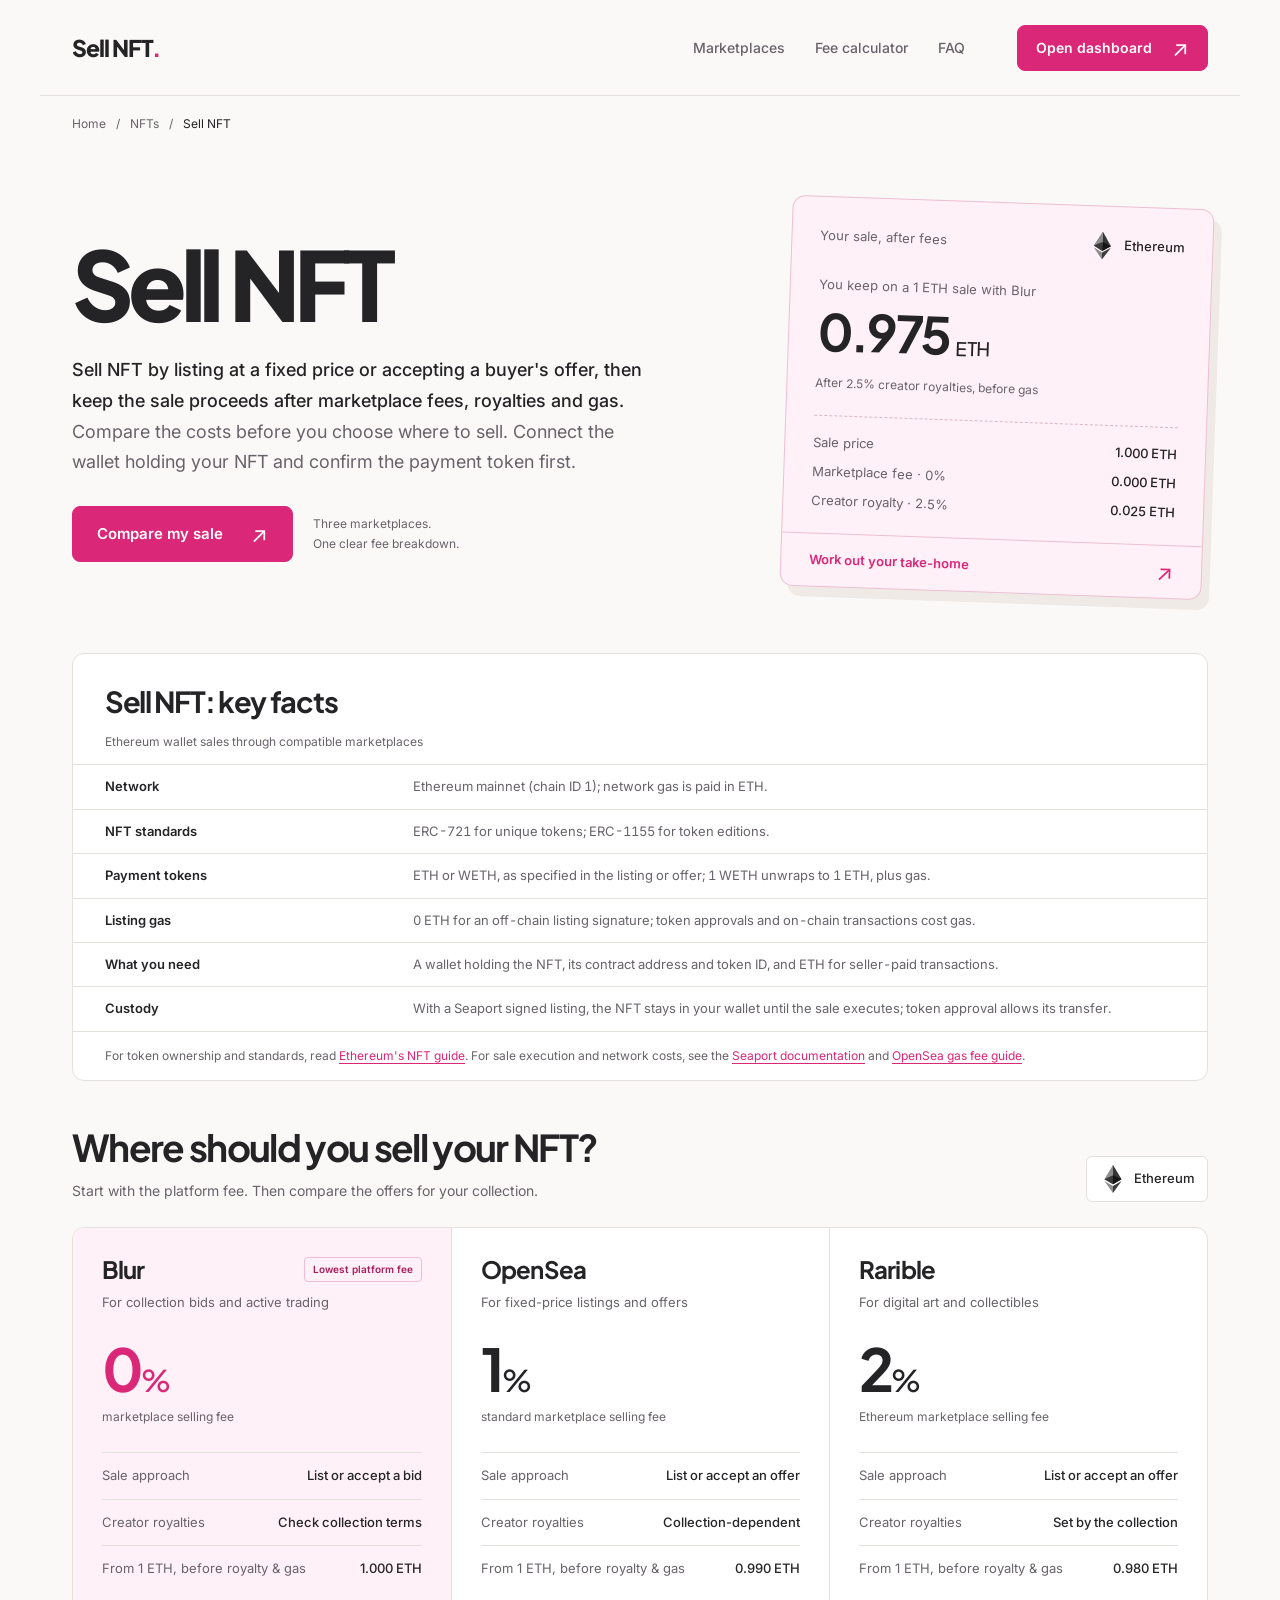
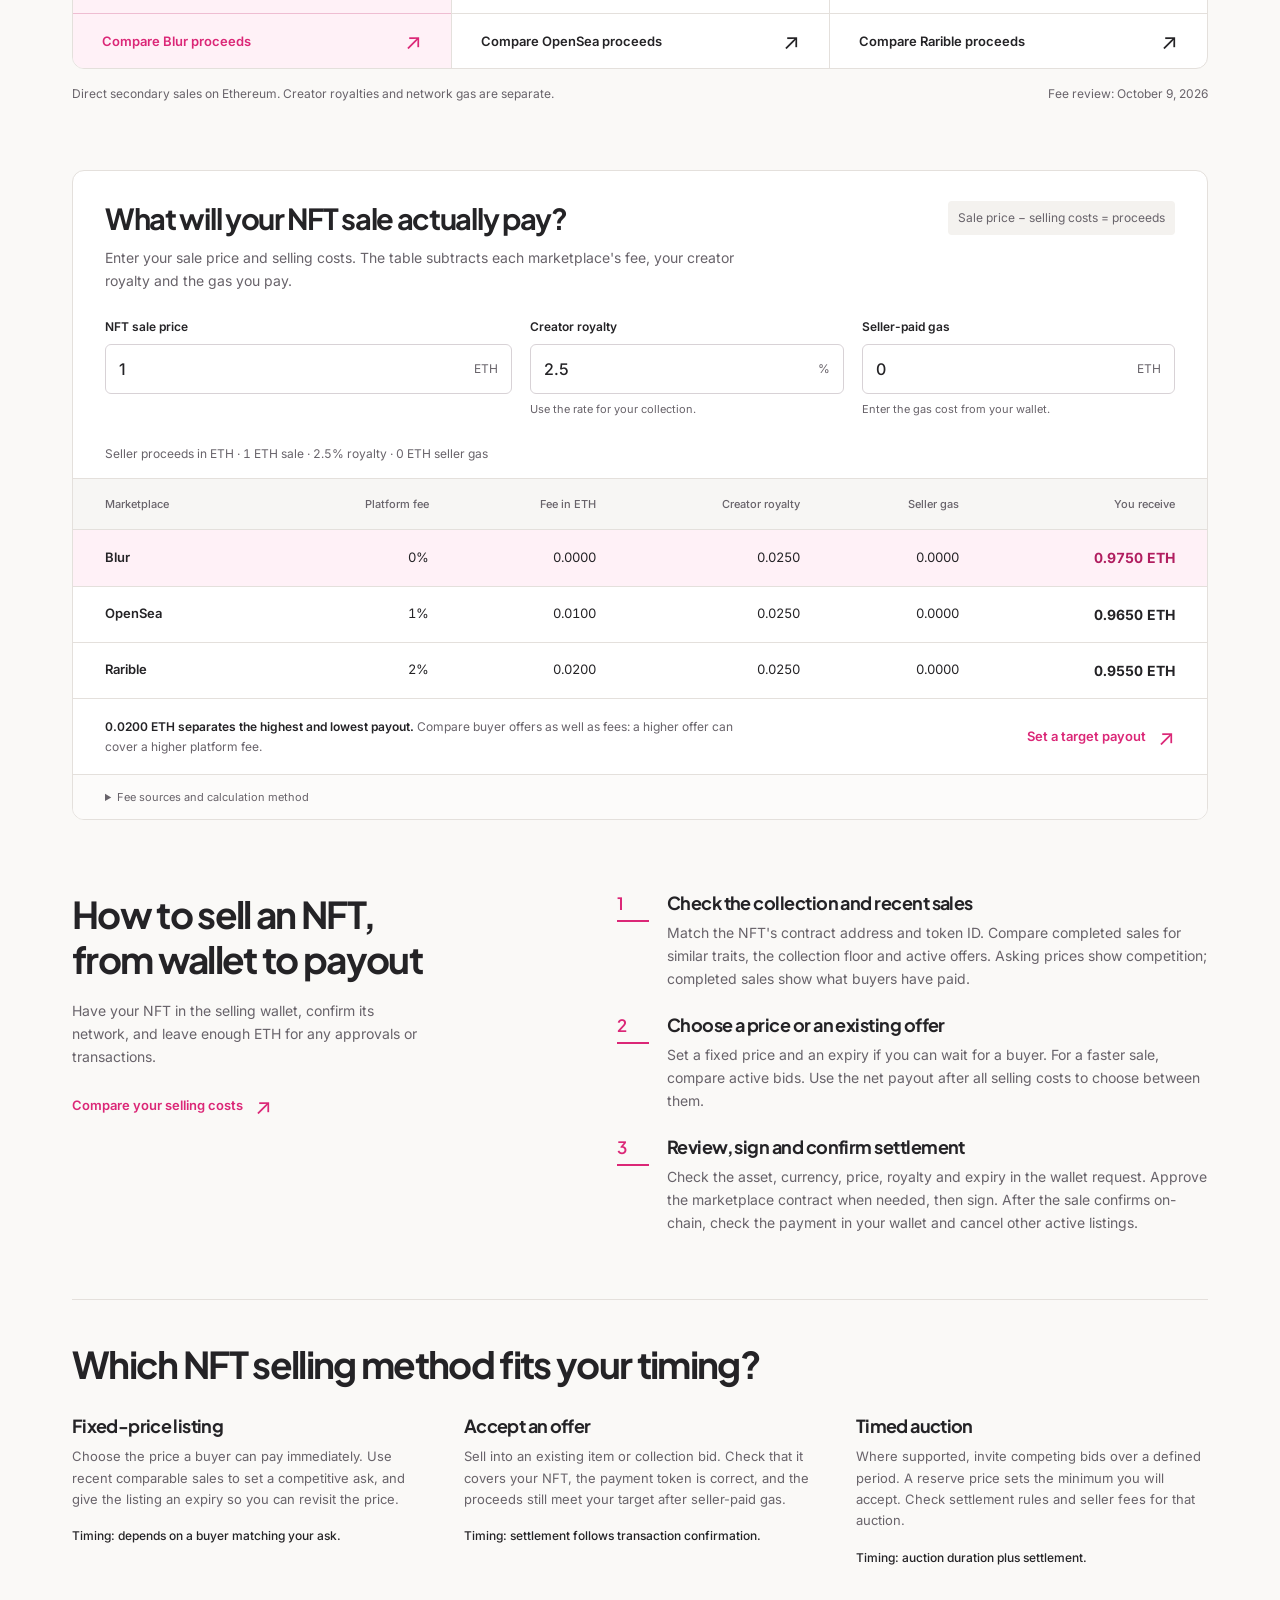
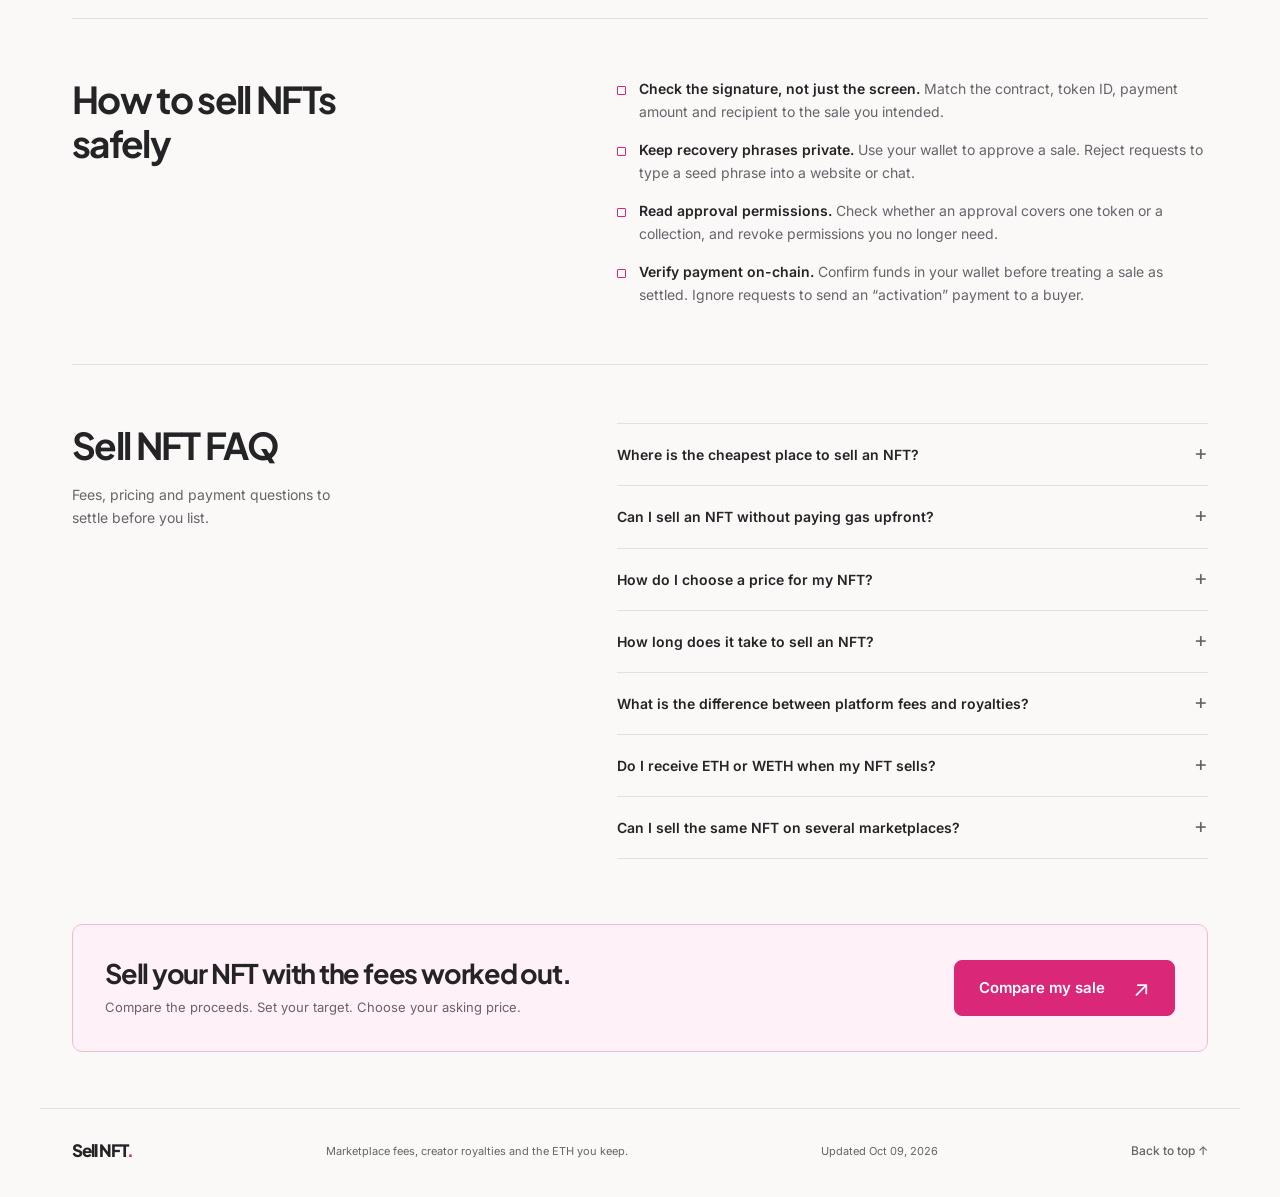
<file: index.html>
<!doctype html>
<html lang="en">
<head>
<meta charset="utf-8">
<meta name="viewport" content="width=device-width, initial-scale=1">
<title>Sell NFT — Compare Marketplace Fees &amp; Keep More ETH</title>
<meta name="description" content="Sell NFT with a clear view of your payout. Compare Blur, OpenSea and Rarible fees, calculate proceeds after royalties and gas, and choose how to sell.">
<meta name="robots" content="index,follow,max-image-preview:large">
<meta name="theme-color" content="#faf9f7">
<link rel="canonical" href="https://sell-nft.github.io/">
<link rel="icon" href="favicon.svg" type="image/svg+xml">
<link rel="apple-touch-icon" href="apple-touch-icon.png">
<meta property="og:type" content="website">
<meta property="og:locale" content="en_US">
<meta property="og:title" content="Sell NFT — Compare Marketplace Fees &amp; Keep More ETH">
<meta property="og:description" content="Compare NFT selling fees in one place. See what you keep after marketplace fees, creator royalties and gas.">
<meta property="og:url" content="https://sell-nft.github.io/">
<meta property="og:site_name" content="Sell NFT">
<meta property="og:image" content="https://sell-nft.github.io/og.png">
<meta property="og:image:width" content="1200">
<meta property="og:image:height" content="630">
<meta property="og:image:alt" content="Sell NFT marketplace fee comparison: Blur 0%, OpenSea 1%, Rarible 2% on Ethereum">
<meta name="twitter:card" content="summary_large_image">
<meta name="twitter:title" content="Sell NFT — Compare Marketplace Fees &amp; Keep More ETH">
<meta name="twitter:description" content="Compare marketplaces and calculate your NFT sale proceeds after fees, royalties and gas.">
<meta name="twitter:url" content="https://sell-nft.github.io/">
<meta name="twitter:image" content="https://sell-nft.github.io/og.png">
<meta name="twitter:image:alt" content="Sell NFT marketplace fee comparison on Ethereum">
<link rel="preconnect" href="https://fonts.googleapis.com">
<link rel="preconnect" href="https://fonts.gstatic.com" crossorigin>
<link rel="stylesheet" href="https://fonts.googleapis.com/css2?family=Inter:wght@400;500;600;700&family=Plus+Jakarta+Sans:wght@500;600;700;800&display=swap">
<link rel="stylesheet" href="assets/site.css">
<script type="application/ld+json">{"@context": "https://schema.org", "@graph": [{"@type": "WebSite", "@id": "https://sell-nft.github.io/#website", "url": "https://sell-nft.github.io/", "name": "Sell NFT", "inLanguage": "en"}, {"@type": "WebPage", "@id": "https://sell-nft.github.io/#webpage", "url": "https://sell-nft.github.io/", "name": "Sell NFT — Compare Marketplace Fees & Keep More ETH", "description": "Compare NFT marketplace selling fees and calculate proceeds after creator royalties and seller-paid gas.", "isPartOf": {"@id": "https://sell-nft.github.io/#website"}, "inLanguage": "en", "breadcrumb": {"@id": "https://sell-nft.github.io/#breadcrumb"}, "mainEntity": {"@id": "https://sell-nft.github.io/#application"}, "hasPart": {"@id": "https://sell-nft.github.io/#faq"}, "primaryImageOfPage": {"@type": "ImageObject", "url": "https://sell-nft.github.io/og.png", "width": 1200, "height": 630}, "datePublished": "2026-10-09", "dateModified": "2026-10-09"}, {"@type": "SoftwareApplication", "@id": "https://sell-nft.github.io/#application", "name": "NFT Sale Fee Calculator", "url": "https://sell-nft.github.io/", "applicationCategory": "FinanceApplication", "operatingSystem": "Any", "browserRequirements": "JavaScript-enabled web browser", "isAccessibleForFree": true, "featureList": ["Compare Ethereum NFT marketplace fees", "Calculate net sale proceeds", "Calculate an asking price from a target payout"], "offers": {"@type": "Offer", "price": "0", "priceCurrency": "USD"}}, {"@type": "BreadcrumbList", "@id": "https://sell-nft.github.io/#breadcrumb", "itemListElement": [{"@type": "ListItem", "position": 1, "name": "Home", "item": "https://sell-nft.github.io/"}, {"@type": "ListItem", "position": 2, "name": "NFTs", "item": "https://sell-nft.github.io/dashboard/"}, {"@type": "ListItem", "position": 3, "name": "Sell NFT", "item": "https://sell-nft.github.io/"}]}, {"@type": "FAQPage", "@id": "https://sell-nft.github.io/#faq", "url": "https://sell-nft.github.io/#faq", "name": "Sell NFT FAQ", "isPartOf": {"@id": "https://sell-nft.github.io/#webpage"}, "inLanguage": "en", "mainEntity": [{"@type": "Question", "name": "Where is the cheapest place to sell an NFT?", "acceptedAnswer": {"@type": "Answer", "text": "For the Ethereum marketplace fees compared here, Blur charges 0%, OpenSea normally charges 1%, and Rarible charges 2% on direct listings. Compare the final proceeds after collection royalties and gas. The highest available buyer offer can matter more than the lowest fee."}}, {"@type": "Question", "name": "Can I sell an NFT without paying gas upfront?", "acceptedAnswer": {"@type": "Answer", "text": "An off-chain listing signature can be free after the required token approval is in place. Initial approvals, accepting offers and on-chain cancellations can cost gas. On OpenSea, the buyer pays transaction gas when purchasing a fixed-price listing; the seller pays gas when accepting an offer."}}, {"@type": "Question", "name": "How do I choose a price for my NFT?", "acceptedAnswer": {"@type": "Answer", "text": "Start with recent completed sales for the same collection and similar traits. Compare the current floor and funded offers, then calculate the price needed to meet your target payout after fees. For a faster sale, evaluate bids already available for your token."}}, {"@type": "Question", "name": "How long does it take to sell an NFT?", "acceptedAnswer": {"@type": "Answer", "text": "A fixed-price listing waits for a buyer, which can take minutes, days or longer. Accepting a valid funded offer moves directly to the transaction stage. Settlement then depends on network confirmation, while an auction also includes its bidding period."}}, {"@type": "Question", "name": "What is the difference between platform fees and royalties?", "acceptedAnswer": {"@type": "Answer", "text": "A platform fee pays the marketplace for the sale. A creator royalty directs part of the sale price to the collection's creator. Each is calculated separately from the price. Network gas pays for blockchain transactions and is an additional cost."}}, {"@type": "Question", "name": "Do I receive ETH or WETH when my NFT sells?", "acceptedAnswer": {"@type": "Answer", "text": "The listing or offer specifies the payment token. An ETH-denominated fixed-price purchase pays in ETH, while Ethereum offers often use WETH, the wrapped form of ETH. Check the token before accepting. Unwrapping WETH to ETH is a separate transaction with a gas cost."}}, {"@type": "Question", "name": "Can I sell the same NFT on several marketplaces?", "acceptedAnswer": {"@type": "Answer", "text": "You can create listings on multiple compatible marketplaces while holding the NFT. Once it sells, review and cancel any remaining active orders. An unexpired signed order may become fillable again if the NFT returns to your wallet and its approval remains active."}}]}]}</script>
</head>
<body>
<header class="c0c6b17 c103791">
  <div class="c79bef4">Sell NFT<span>.</span></div>
  <nav aria-label="Page sections"><button type="button" data-section="marketplaces">Marketplaces</button><button type="button" data-section="fees">Fee calculator</button><button type="button" data-section="faq">FAQ</button></nav>
  <a class="c88e768 c61592d" href="dashboard/">Open dashboard <span class="ca5efef" aria-hidden="true">↗</span></a>
</header>
<main class="c0c6b17">
  <nav id="seo-breadcrumb" aria-label="Breadcrumb"><a href="/">Home</a><span aria-hidden="true">/</span><a href="dashboard/">NFTs</a><span aria-hidden="true">/</span><span aria-current="page">Sell NFT</span></nav>
  <section class="c8b071c" aria-labelledby="hero-title">
    <div>
      <h1 id="hero-title">Sell NFT</h1>
      <p class="c377943"><strong>Sell NFT by listing at a fixed price or accepting a buyer's offer, then keep the sale proceeds after marketplace fees, royalties and gas.</strong> Compare the costs before you choose where to sell. Connect the wallet holding your NFT and confirm the payment token first.</p>
      <div class="c43707f"><a class="c88e768" href="dashboard/">Compare my sale <span class="ca5efef" aria-hidden="true">↗</span></a><span class="cd48691">Three marketplaces.<br>One clear fee breakdown.</span></div>
    </div>
    <a class="cdb22ac" href="dashboard/" aria-label="Compare your NFT sale in the dashboard">
      <div class="cce1f20"><span>Your sale, after fees</span><span class="c12f1b6"><img src="assets/tokens/eth.svg" width="28" height="28" alt=""> Ethereum</span></div>
      <span class="c9a87de">You keep on a 1 ETH sale with Blur</span>
      <span class="ce9d05a">0.975 <small>ETH</small></span>
      <span class="cd11e1e">After 2.5% creator royalties, before gas</span>
      <dl><div><dt>Sale price</dt><dd>1.000 ETH</dd></div><div><dt>Marketplace fee · 0%</dt><dd>0.000 ETH</dd></div><div><dt>Creator royalty · 2.5%</dt><dd>0.025 ETH</dd></div></dl>
      <span class="ca1d7fc">Work out your take-home <span class="ca5efef" aria-hidden="true">↗</span></span>
    </a>
  </section>
  <section class="c1e7b80" id="sell-nft-facts" aria-labelledby="sell-nft-facts-title">
    <div class="c42dfe6"><h2 id="sell-nft-facts-title">Sell NFT: key facts</h2></div>
    <table>
      <caption>Ethereum wallet sales through compatible marketplaces</caption>
      <tbody>
        <tr><th scope="row">Network</th><td>Ethereum mainnet (chain ID 1); network gas is paid in ETH.</td></tr>
        <tr><th scope="row">NFT standards</th><td>ERC-721 for unique tokens; ERC-1155 for token editions.</td></tr>
        <tr><th scope="row">Payment tokens</th><td>ETH or WETH, as specified in the listing or offer; 1 WETH unwraps to 1 ETH, plus gas.</td></tr>
        <tr><th scope="row">Listing gas</th><td>0 ETH for an off-chain listing signature; token approvals and on-chain transactions cost gas.</td></tr>
        <tr><th scope="row">What you need</th><td>A wallet holding the NFT, its contract address and token ID, and ETH for seller-paid transactions.</td></tr>
        <tr><th scope="row">Custody</th><td>With a Seaport signed listing, the NFT stays in your wallet until the sale executes; token approval allows its transfer.</td></tr>
      </tbody>
    </table>
    <p id="sell-nft-sources">For token ownership and standards, read <a href="https://ethereum.org/en/nft/" rel="nofollow noopener" target="_blank">Ethereum's NFT guide</a>. For sale execution and network costs, see the <a href="https://docs.opensea.io/docs/seaport" rel="nofollow noopener" target="_blank">Seaport documentation</a> and <a href="https://support.opensea.io/en/articles/8867083-what-are-gas-fees" rel="nofollow noopener" target="_blank">OpenSea gas fee guide</a>.</p>
  </section>
  <section class="c412d47" id="marketplaces" aria-labelledby="marketplaces-title">
    <div class="c519fe9"><div><h2 id="marketplaces-title">Where should you sell your NFT?</h2><p>Start with the platform fee. Then compare the offers for your collection.</p></div><span class="c12f1b6"><img src="assets/tokens/eth.svg" alt="" width="28" height="28"> Ethereum</span></div>
    <div class="cf7ae78">
      <a class="c31d6b2 ca53aa9" href="dashboard/" aria-label="Compare Blur NFT selling fees in the dashboard">
        <div class="c2d9c0e"><h3>Blur</h3><span class="ca37463">Lowest platform fee</span></div><p class="c70dee1">For collection bids and active trading</p>
        <div class="c61dcd7">0<small>%</small></div><span class="cd1f176">marketplace selling fee</span>
        <dl><div><dt>Sale approach</dt><dd>List or accept a bid</dd></div><div><dt>Creator royalties</dt><dd>Check collection terms</dd></div><div><dt>From 1 ETH, before royalty &amp; gas</dt><dd>1.000 ETH</dd></div></dl>
        <span class="cfe9cbb">Compare Blur proceeds <span class="ca5efef" aria-hidden="true">↗</span></span>
      </a>
      <a class="c31d6b2" href="dashboard/" aria-label="Compare OpenSea NFT selling fees in the dashboard">
        <div class="c2d9c0e"><h3>OpenSea</h3></div><p class="c70dee1">For fixed-price listings and offers</p>
        <div class="c61dcd7">1<small>%</small></div><span class="cd1f176">standard marketplace selling fee</span>
        <dl><div><dt>Sale approach</dt><dd>List or accept an offer</dd></div><div><dt>Creator royalties</dt><dd>Collection-dependent</dd></div><div><dt>From 1 ETH, before royalty &amp; gas</dt><dd>0.990 ETH</dd></div></dl>
        <span class="cfe9cbb">Compare OpenSea proceeds <span class="ca5efef" aria-hidden="true">↗</span></span>
      </a>
      <a class="c31d6b2" href="dashboard/" aria-label="Compare Rarible NFT selling fees in the dashboard">
        <div class="c2d9c0e"><h3>Rarible</h3></div><p class="c70dee1">For digital art and collectibles</p>
        <div class="c61dcd7">2<small>%</small></div><span class="cd1f176">Ethereum marketplace selling fee</span>
        <dl><div><dt>Sale approach</dt><dd>List or accept an offer</dd></div><div><dt>Creator royalties</dt><dd>Set by the collection</dd></div><div><dt>From 1 ETH, before royalty &amp; gas</dt><dd>0.980 ETH</dd></div></dl>
        <span class="cfe9cbb">Compare Rarible proceeds <span class="ca5efef" aria-hidden="true">↗</span></span>
      </a>
    </div>
    <div class="ce3af7e"><span>Direct secondary sales on Ethereum. Creator royalties and network gas are separate.</span><span>Fee review: October 9, 2026</span></div>
  </section>
  <section class="c1e7b80" id="fees" aria-labelledby="fees-title">
    <div class="c42dfe6"><div><h2 id="fees-title">What will your NFT sale actually pay?</h2><p>Enter your sale price and selling costs. The table subtracts each marketplace's fee, your creator royalty and the gas you pay.</p></div><span class="cd07e6c">Sale price − selling costs = proceeds</span></div>
    <form class="c26cfd3" id="fee-form">
      <div class="c9c8567"><label for="sale-price">NFT sale price</label><div class="c04e70d"><input id="sale-price" name="sale-price" type="number" min="0.000001" max="1000000000" step="any" value="1" inputmode="decimal" required><span>ETH</span></div></div>
      <div class="c9c8567"><label for="royalty">Creator royalty</label><div class="c04e70d"><input id="royalty" name="royalty" type="number" min="0" max="98" step="any" value="2.5" inputmode="decimal" required><span>%</span></div><small>Use the rate for your collection.</small></div>
      <div class="c9c8567"><label for="gas">Seller-paid gas</label><div class="c04e70d"><input id="gas" name="gas" type="number" min="0" max="1000000000" step="any" value="0" inputmode="decimal" required><span>ETH</span></div><small>Enter the gas cost from your wallet.</small></div>
    </form>
    <p class="c446cbf" id="calc-error" role="alert" hidden></p>
    <div class="ce20f3b" tabindex="0" role="region" aria-label="NFT marketplace fee comparison table">
      <table><caption>Seller proceeds in ETH · <span id="table-basis">1 ETH sale · 2.5% royalty · 0 ETH seller gas</span></caption>
        <thead><tr><th scope="col">Marketplace</th><th scope="col">Platform fee</th><th scope="col">Fee in ETH</th><th scope="col">Creator royalty</th><th scope="col">Seller gas</th><th scope="col">You receive</th></tr></thead>
        <tbody><tr class="ca4a4d7" data-rate="0"><th scope="row">Blur</th><td>0%</td><td data-cell="fee">0.0000</td><td data-cell="royalty">0.0250</td><td data-cell="gas">0.0000</td><td data-cell="net">0.9750 ETH</td></tr>
        <tr data-rate="1"><th scope="row">OpenSea</th><td>1%</td><td data-cell="fee">0.0100</td><td data-cell="royalty">0.0250</td><td data-cell="gas">0.0000</td><td data-cell="net">0.9650 ETH</td></tr>
        <tr data-rate="2"><th scope="row">Rarible</th><td>2%</td><td data-cell="fee">0.0200</td><td data-cell="royalty">0.0250</td><td data-cell="gas">0.0000</td><td data-cell="net">0.9550 ETH</td></tr></tbody>
      </table>
    </div>
    <div class="c7d94c2"><p id="calc-summary" aria-live="polite"><strong>0.0200 ETH separates the highest and lowest payout.</strong> Compare buyer offers as well as fees: a higher offer can cover a higher platform fee.</p><a class="cb3af29" href="dashboard/">Set a target payout <span class="ca5efef" aria-hidden="true">↗</span></a></div>
    <details class="c841fa2"><summary>Fee sources and calculation method</summary><p>Platform rates were checked on October 9, 2026 against Blur's marketplace homepage (0%), OpenSea Help Center's “What fees do I pay on OpenSea?” (standard secondary sales: 1%), and Rarible's September 1, 2026 FAQ (direct Ethereum listings: 2%). OpenSea private listings typically carry a 0% platform fee. Primary drops and purchases of aggregated listings use separate fee schedules.</p><p>Net proceeds = sale price * (1 - platform fee / 100 - creator royalty / 100) - seller-paid gas. The same sale price, royalty and gas entries apply to each row so the platform fee difference stays visible. Enter each venue's specific costs in the dashboard to compare different offers. Results display at least four decimal places, with extra precision for small amounts.</p></details>
  </section>
  <section class="c3bc4c5" aria-labelledby="how-title">
    <div class="c8fda63"><h2 id="how-title">How to sell an NFT,<br>from wallet to payout</h2><p>Have your NFT in the selling wallet, confirm its network, and leave enough ETH for any approvals or transactions.</p><a class="cb3af29" href="dashboard/">Compare your selling costs <span class="ca5efef" aria-hidden="true">↗</span></a></div>
    <ol class="cdfd957"><li><span class="c55ae16" aria-hidden="true">1</span><div><h3>Check the collection and recent sales</h3><p>Match the NFT's contract address and token ID. Compare completed sales for similar traits, the collection floor and active offers. Asking prices show competition; completed sales show what buyers have paid.</p></div></li><li><span class="c55ae16" aria-hidden="true">2</span><div><h3>Choose a price or an existing offer</h3><p>Set a fixed price and an expiry if you can wait for a buyer. For a faster sale, compare active bids. Use the net payout after all selling costs to choose between them.</p></div></li><li><span class="c55ae16" aria-hidden="true">3</span><div><h3>Review, sign and confirm settlement</h3><p>Check the asset, currency, price, royalty and expiry in the wallet request. Approve the marketplace contract when needed, then sign. After the sale confirms on-chain, check the payment in your wallet and cancel other active listings.</p></div></li></ol>
  </section>
  <section class="cab03ec" aria-labelledby="options-title"><h2 id="options-title">Which NFT selling method fits your timing?</h2><div class="c2c9819"><article><h3>Fixed-price listing</h3><p>Choose the price a buyer can pay immediately. Use recent comparable sales to set a competitive ask, and give the listing an expiry so you can revisit the price.</p><span class="c81064a">Timing: depends on a buyer matching your ask.</span></article><article><h3>Accept an offer</h3><p>Sell into an existing item or collection bid. Check that it covers your NFT, the payment token is correct, and the proceeds still meet your target after seller-paid gas.</p><span class="c81064a">Timing: settlement follows transaction confirmation.</span></article><article><h3>Timed auction</h3><p>Where supported, invite competing bids over a defined period. A reserve price sets the minimum you will accept. Check settlement rules and seller fees for that auction.</p><span class="c81064a">Timing: auction duration plus settlement.</span></article></div></section>
  <section class="c9cb9da" aria-labelledby="safety-title"><h2 id="safety-title">How to sell NFTs safely</h2><ul><li><strong>Check the signature, not just the screen.</strong> Match the contract, token ID, payment amount and recipient to the sale you intended.</li><li><strong>Keep recovery phrases private.</strong> Use your wallet to approve a sale. Reject requests to type a seed phrase into a website or chat.</li><li><strong>Read approval permissions.</strong> Check whether an approval covers one token or a collection, and revoke permissions you no longer need.</li><li><strong>Verify payment on-chain.</strong> Confirm funds in your wallet before treating a sale as settled. Ignore requests to send an “activation” payment to a buyer.</li></ul></section>
  <section class="cb129fa" id="faq" aria-labelledby="faq-title"><div class="cd90b58"><h2 id="faq-title">Sell NFT FAQ</h2><p>Fees, pricing and payment questions to settle before you list.</p></div><div class="cf26f71">
    <details><summary>Where is the cheapest place to sell an NFT?</summary><p>For the Ethereum marketplace fees compared here, Blur charges 0%, OpenSea normally charges 1%, and Rarible charges 2% on direct listings. Compare the final proceeds after collection royalties and gas. The highest available buyer offer can matter more than the lowest fee.</p></details>
    <details><summary>Can I sell an NFT without paying gas upfront?</summary><p>An off-chain listing signature can be free after the required token approval is in place. Initial approvals, accepting offers and on-chain cancellations can cost gas. On OpenSea, the buyer pays transaction gas when purchasing a fixed-price listing; the seller pays gas when accepting an offer.</p></details>
    <details><summary>How do I choose a price for my NFT?</summary><p>Start with recent completed sales for the same collection and similar traits. Compare the current floor and funded offers, then calculate the price needed to meet your target payout after fees. For a faster sale, evaluate bids already available for your token.</p></details>
    <details><summary>How long does it take to sell an NFT?</summary><p>A fixed-price listing waits for a buyer, which can take minutes, days or longer. Accepting a valid funded offer moves directly to the transaction stage. Settlement then depends on network confirmation, while an auction also includes its bidding period.</p></details>
    <details><summary>What is the difference between platform fees and royalties?</summary><p>A platform fee pays the marketplace for the sale. A creator royalty directs part of the sale price to the collection's creator. Each is calculated separately from the price. Network gas pays for blockchain transactions and is an additional cost.</p></details>
    <details><summary>Do I receive ETH or WETH when my NFT sells?</summary><p>The listing or offer specifies the payment token. An ETH-denominated fixed-price purchase pays in ETH, while Ethereum offers often use WETH, the wrapped form of ETH. Check the token before accepting. Unwrapping WETH to ETH is a separate transaction with a gas cost.</p></details>
    <details><summary>Can I sell the same NFT on several marketplaces?</summary><p>You can create listings on multiple compatible marketplaces while holding the NFT. Once it sells, review and cancel any remaining active orders. An unexpired signed order may become fillable again if the NFT returns to your wallet and its approval remains active.</p></details>
  </div></section>
  <section class="ce47bb9" aria-labelledby="closing-title"><div><h2 id="closing-title">Sell your NFT with the fees worked out.</h2><p>Compare the proceeds. Set your target. Choose your asking price.</p></div><a class="c88e768" href="dashboard/">Compare my sale <span class="ca5efef" aria-hidden="true">↗</span></a></section>
</main>
<footer class="c0c6b17 cb49b99"><div class="c79bef4">Sell NFT<span>.</span></div><p>Marketplace fees, creator royalties and the ETH you keep.</p><p id="seo-updated">Updated <time datetime="2026-10-09">Oct 09, 2026</time></p><button type="button" data-section="hero-title">Back to top ↑</button></footer>
<script src="assets/site.js" defer></script>
</body>
</html>
</file>
<file: assets/site.css>
:root{--bg:#faf9f7;--surface:#fff;--surface2:#f4f2ef;--line:#e4e0dc;--text:#242326;--mute:#68636a;--accent:#DB2777;--tint:#fff1f7;--display:"Plus Jakarta Sans",Inter,sans-serif}
*{box-sizing:border-box;margin:0;padding:0}
html{scroll-behavior:smooth;scroll-padding-top:28px}
body{background:var(--bg);color:var(--text);font:16px/1.65 Inter,system-ui,-apple-system,"Segoe UI",sans-serif;-webkit-font-smoothing:antialiased}
a{color:inherit;text-decoration:none}
button,input,select{font:inherit}
button,a,input,select,summary{-webkit-tap-highlight-color:transparent}
button{cursor:pointer}
button:focus-visible,a:focus-visible,input:focus-visible,select:focus-visible,summary:focus-visible,[tabindex]:focus-visible{outline:3px solid var(--accent);outline-offset:5px}
::selection{background:#fbd4e5;color:var(--text)}
.c0c6b17{max-width:1200px;margin:0 auto;padding:0 32px}
.c103791{height:96px;display:flex;align-items:center;justify-content:space-between;gap:24px;border-bottom:1px solid var(--line)}
.c79bef4{font:800 23px/1 var(--display);letter-spacing:-1px;white-space:nowrap}
.c79bef4 span{color:var(--accent)}
.c103791 nav{display:flex;gap:30px;margin-left:auto;margin-right:28px}
.c103791 button,.cb49b99 button{background:none;border:0;color:var(--mute);font-size:14px;font-weight:500;padding:8px 0}
.c103791 button:hover,.cb49b99 button:hover{color:var(--accent)}
.c88e768{display:inline-flex;align-items:center;justify-content:center;gap:28px;background:var(--accent);color:#fff;font:600 15px/1.4 Inter,sans-serif;border:1px solid var(--accent);border-radius:8px;padding:16px 24px;transition:background .15s,transform .15s;white-space:nowrap}
.c88e768:hover{background:#bd1c63;border-color:#bd1c63;transform:translateY(-2px)}
.c88e768.c61592d{padding:11px 18px;font-size:14px;gap:20px}
.c88e768.c41d3b0{background:var(--surface);border-color:var(--line);color:var(--text)}
.c88e768.c41d3b0:hover{border-color:var(--accent);background:var(--tint)}
.ca5efef{font-size:22px;font-weight:400;line-height:1}
h1,h2,h3{font-family:var(--display);font-weight:700;line-height:1.2;letter-spacing:-.045em}
h1{font-size:clamp(60px,7.5vw,96px);font-weight:800;line-height:1.05;letter-spacing:-.065em}
h2{font-size:clamp(27px,3.1vw,37px)}
h3{font-size:21px;letter-spacing:-.035em}
p{color:var(--mute)}
.c8b071c{display:grid;grid-template-columns:1.5fr 1fr;gap:80px;align-items:center;padding:68px 0 60px}
.c8b071c h1{margin-bottom:22px}
.c8b071c .c377943{font-size:18px;max-width:590px;line-height:1.7}
.c8b071c .c377943 strong{color:var(--text);font-weight:500}
.c43707f{display:flex;align-items:center;gap:20px;margin-top:28px}
.cd48691{font-size:12px;line-height:1.65;max-width:150px;color:var(--mute)}
.cdb22ac{display:block;padding:25px 28px 0;border:1px solid #edbfd2;border-radius:13px;background:var(--tint);transform:rotate(2deg);box-shadow:8px 10px 0 #f0eae6;transition:transform .2s}
.cdb22ac:hover{transform:rotate(0)}
.cce1f20{display:flex;justify-content:space-between;align-items:center;gap:12px;font-size:13px;color:var(--mute)}
.c12f1b6{display:inline-flex;align-items:center;gap:7px;color:var(--text);font-size:13px;font-weight:500}
.c12f1b6 img{width:28px;height:28px}
.c9a87de{display:block;font-size:13px;margin-top:24px;color:var(--mute)}
.ce9d05a{font:700 clamp(36px,4vw,51px)/1.25 var(--display);letter-spacing:-.05em;display:block;margin:4px 0 5px}
.ce9d05a small{font-size:19px;font-weight:500;letter-spacing:-.02em}
.cd11e1e{font-size:12px;color:var(--mute)}
.cdb22ac dl{margin-top:20px;padding-top:16px;border-top:1px dashed #d6b7c3;display:grid;gap:8px;font-size:13px}
.cdb22ac dl div{display:flex;justify-content:space-between;gap:12px}
.cdb22ac dt{color:var(--mute)}
.cdb22ac dd{font-weight:500}
.ca1d7fc{border-top:1px solid #edbfd2;margin:21px -28px 0;padding:15px 28px;display:flex;align-items:center;justify-content:space-between;font-weight:600;font-size:13px;color:var(--accent)}
.c519fe9{display:flex;justify-content:space-between;align-items:flex-end;gap:30px;margin-bottom:25px}
.c519fe9 p{font-size:14px;margin-top:10px;max-width:640px}
.c519fe9 .c12f1b6{padding:8px 12px;border:1px solid var(--line);background:#fff;border-radius:6px;white-space:nowrap}
.c412d47{padding-bottom:66px}
.cf7ae78{display:grid;grid-template-columns:repeat(3,minmax(0,1fr));border:1px solid var(--line);border-radius:12px;overflow:hidden;background:var(--surface)}
.c31d6b2{padding:27px 29px 0;display:flex;flex-direction:column;position:relative;transition:background .2s}
.c31d6b2+.c31d6b2{border-left:1px solid var(--line)}
.c31d6b2:hover{background:#fcfafb}
.c31d6b2.ca53aa9{background:var(--tint)}
.c31d6b2.ca53aa9:hover{background:#ffe8f2}
.c2d9c0e{display:flex;align-items:center;justify-content:space-between;gap:12px}
.c31d6b2 h3{font-size:24px}
.ca37463{padding:3px 8px;border:1px solid #efbdd2;border-radius:4px;color:#ab1c5c;font-size:10px;font-weight:600;white-space:nowrap}
.c31d6b2 .c70dee1{font-size:13px;margin:8px 0 23px;color:var(--mute)}
.c31d6b2 .c61dcd7{font:700 59px/1.1 var(--display);letter-spacing:-.055em}
.c31d6b2.ca53aa9 .c61dcd7{color:var(--accent)}
.c31d6b2 .c61dcd7 small{font-size:30px;font-weight:500}
.cd1f176{font-size:12px;color:var(--mute);margin-top:6px}
.c31d6b2 dl{margin:25px 0 22px;display:grid;font-size:13px}
.c31d6b2 dl div{display:flex;justify-content:space-between;gap:14px;border-top:1px solid var(--line);padding:12px 0}
.c31d6b2 dt{color:var(--mute)}
.c31d6b2 dd{text-align:right;font-weight:500}
.c31d6b2 .cfe9cbb{margin:auto -29px 0;padding:16px 29px;border-top:1px solid var(--line);display:flex;justify-content:space-between;align-items:center;font-size:13px;font-weight:600}
.c31d6b2.ca53aa9 .cfe9cbb{color:var(--accent);border-color:#efbdd2}
.ce3af7e{display:flex;justify-content:space-between;gap:24px;margin-top:15px;font-size:12px;color:var(--mute)}
.c1e7b80{background:var(--surface);border:1px solid var(--line);border-radius:12px;margin-bottom:72px;overflow:hidden}
.c42dfe6{padding:30px 32px 0;display:flex;align-items:flex-start;justify-content:space-between;gap:24px}
.c42dfe6 h2{font-size:29px}
.c42dfe6 p{font-size:14px;margin-top:10px;max-width:660px}
.cd07e6c{font-size:12px;background:var(--surface2);padding:7px 10px;white-space:nowrap;border-radius:4px;color:var(--mute)}
.c26cfd3{display:grid;grid-template-columns:1.3fr 1fr 1fr;gap:18px;padding:25px 32px}
.c9c8567 label{display:block;font-size:12px;font-weight:600;margin-bottom:7px}
.c04e70d{display:flex;align-items:center;border:1px solid #d8d2d6;background:#fff;border-radius:6px;padding-right:13px;min-height:49px}
.c04e70d:focus-within{outline:2px solid var(--accent);outline-offset:2px}
.c04e70d input{padding:11px 13px;width:100%;min-width:0;border:0;background:none;font-size:16px;color:var(--text);font-weight:500;outline:none}
.c04e70d input:focus-visible{outline:none}
.c04e70d span{font-size:12px;color:var(--mute)}
.c9c8567 small{display:block;font-size:11px;color:var(--mute);margin-top:6px}
.ce20f3b{overflow-x:auto}
table{border-collapse:collapse;width:100%;font-size:13px;white-space:nowrap;font-variant-numeric:tabular-nums}
caption{text-align:left;padding:0 32px 15px;font-size:12px;color:var(--mute)}
th,td{text-align:right;padding:16px 22px;border-top:1px solid var(--line)}
th:first-child,td:first-child{text-align:left;padding-left:32px}
th:last-child,td:last-child{padding-right:32px}
thead th{background:#f7f6f4;color:var(--mute);font-size:11px;font-weight:500}
tbody th{font-weight:600}
td:last-child{font-weight:700;font-size:14px}
tr.ca4a4d7{background:var(--tint)}
tr.ca4a4d7 td:last-child{color:#b11e60}
.c7d94c2{padding:18px 32px;border-top:1px solid var(--line);display:flex;justify-content:space-between;align-items:center;gap:24px}
.c7d94c2 p{font-size:12px;max-width:650px}
.c7d94c2 strong{color:var(--text);font-weight:600}
.cb3af29{display:inline-flex;align-items:center;gap:12px;white-space:nowrap;font-size:13px;font-weight:600;color:var(--accent)}
.c446cbf{color:#ae1758;font-size:13px;padding:0 32px 18px}
[hidden]{display:none!important}
.c841fa2{border-top:1px solid var(--line);padding:13px 32px;background:#fcfbfa;font-size:11px}
.c841fa2 summary{cursor:pointer;color:var(--mute)}
.c841fa2 p{padding-top:10px;line-height:1.8}
.c3bc4c5{display:grid;grid-template-columns:1fr 1.3fr;gap:90px;padding-bottom:65px}
.c8fda63 p{margin-top:18px;font-size:14px;max-width:350px}
.c8fda63 .cb3af29{margin-top:26px}
.cdfd957{list-style:none;display:grid;gap:24px}
.cdfd957 li{display:grid;grid-template-columns:32px 1fr;gap:18px}
.c55ae16{border-bottom:2px solid var(--accent);height:30px;font:600 17px/1.4 var(--display);color:var(--accent)}
.cdfd957 h3{font-size:18px;letter-spacing:-.03em;margin-bottom:7px}
.cdfd957 p{font-size:14px}
.cab03ec{padding:42px 0 50px;border-top:1px solid var(--line);border-bottom:1px solid var(--line)}
.cab03ec h2{margin-bottom:28px}
.c2c9819{display:grid;grid-template-columns:repeat(3,1fr);gap:40px}
.c2c9819 h3{font-size:18px;margin-bottom:10px}
.c2c9819 p{font-size:13px}
.c2c9819 .c81064a{display:block;margin-top:16px;font-size:12px;font-weight:500;color:var(--text)}
.c9cb9da{display:grid;grid-template-columns:1fr 1.3fr;gap:90px;padding:58px 0;border-bottom:1px solid var(--line)}
.c9cb9da h2{max-width:330px}
.c9cb9da ul{list-style:none;display:grid;gap:15px}
.c9cb9da li{font-size:14px;color:var(--mute);position:relative;padding-left:22px}
.c9cb9da li:before{content:"";position:absolute;left:0;top:9px;width:7px;height:7px;border:1.5px solid var(--accent);border-radius:1px}
.c9cb9da strong{color:var(--text);font-weight:600}
.cb129fa{display:grid;grid-template-columns:1fr 1.3fr;gap:90px;padding:58px 0 65px}
.cd90b58 p{font-size:14px;margin-top:15px;max-width:270px}
.cf26f71 details{border-bottom:1px solid var(--line)}
.cf26f71 details:first-child{border-top:1px solid var(--line)}
.cf26f71 summary{list-style:none;cursor:pointer;font-size:14px;font-weight:600;padding:19px 30px 19px 0;position:relative}
.cf26f71 summary::-webkit-details-marker{display:none}
.cf26f71 summary:after{content:"+";position:absolute;right:0;font-size:21px;font-weight:400;top:12px;color:var(--mute)}
.cf26f71 details[open] summary:after{content:"−";color:var(--accent)}
.cf26f71 details p{font-size:13px;padding:0 25px 20px 0;line-height:1.8}
.ce47bb9{display:flex;justify-content:space-between;align-items:center;gap:30px;padding:32px;background:var(--tint);border:1px solid #efbdd2;border-radius:10px;margin-bottom:56px}
.ce47bb9 h2{font-size:27px}
.ce47bb9 p{font-size:13px;margin-top:8px}
.cb49b99{border-top:1px solid var(--line);padding-top:24px;padding-bottom:28px;display:flex;justify-content:space-between;align-items:center;gap:20px}
.cb49b99 .c79bef4{font-size:17px}
.cb49b99 p{font-size:11px}
.cb49b99 button{font-size:12px}
.cccc211{padding-top:52px;padding-bottom:50px}
.cccc211 h1{font-size:50px;letter-spacing:-.055em}
.cccc211>.c377943{font-size:16px;margin:18px 0 30px;max-width:700px}
.cccc211 .c1e7b80{margin-bottom:30px}
.c891bd9{display:grid;grid-template-columns:repeat(3,minmax(0,1fr));gap:20px;padding:0 32px 25px}.c891bd9 fieldset{min-width:0;border:1px solid var(--line);border-radius:7px;padding:16px}.c891bd9 legend{font-weight:600;font-size:14px;padding:0 6px}.c891bd9 legend span{display:block;font-size:10px;color:var(--mute);font-weight:400}.c891bd9 .c9c8567+.c9c8567{margin-top:12px}.c686366{display:grid;grid-template-columns:1fr 1fr;gap:14px}.c686366 select{border:1px solid #d8d2d6;background:#fff;border-radius:6px;width:100%;min-height:49px;padding:10px;color:var(--text)}
.cb6a1cf{border:1px solid var(--line);background:var(--surface);border-radius:12px;padding:28px 32px;display:grid;grid-template-columns:1fr 1fr;gap:38px}
.cb6a1cf h2{font-size:26px}
.cb6a1cf p{font-size:13px;margin-top:12px}
.cafe8d2{margin-top:18px;padding:17px 20px;background:var(--tint);border-radius:6px;font-size:14px}
.cafe8d2 strong{font-size:24px;color:var(--accent);font-family:var(--display)}
.c5db0ef{display:flex;align-items:center;gap:20px;flex-wrap:wrap;margin-top:25px}
.c5db0ef button{font-size:13px;padding:12px 20px}
.c5db0ef p{font-size:12px}
.cc02739{min-height:100svh;display:grid;place-items:center;padding:32px;text-align:center}
.cc02739 b{font:800 120px/1 var(--display);color:var(--accent);letter-spacing:-.07em}
.cc02739 h1{font-size:36px;letter-spacing:-.04em;margin:25px 0 15px}
.cc02739 p{max-width:420px;margin:0 auto 25px}
@media(min-width:1450px){.c0c6b17{max-width:1280px}.c8b071c{gap:125px}}
@media(max-width:1000px){.c103791 nav{gap:18px;margin-right:5px}.c8b071c{gap:45px}.c31d6b2{padding:24px 22px 0}.c31d6b2 .cfe9cbb{margin-left:-22px;margin-right:-22px;padding:16px 22px}.ca37463{font-size:9px;padding:3px 6px}.c3bc4c5,.c9cb9da,.cb129fa{gap:45px}.cd07e6c{display:none}.c31d6b2 dl{font-size:12px}.c31d6b2 h3{font-size:22px}}
@media(max-width:760px){.c0c6b17{padding-left:22px;padding-right:22px}.c103791{height:78px}.c103791 nav{display:none}.c79bef4{font-size:21px}.c8b071c{grid-template-columns:1fr 1fr;gap:30px;padding:42px 0}.c8b071c h1{font-size:60px}.c8b071c .c377943{font-size:15px}.cd48691{display:none}.cdb22ac{padding:21px 20px 0}.cce1f20{font-size:11px}.ce9d05a{font-size:35px}.ca1d7fc{margin-left:-20px;margin-right:-20px;padding:14px 20px}.cdb22ac dl{font-size:11px}.cd11e1e{font-size:10px}.cdb22ac .c12f1b6{font-size:11px}.c519fe9{align-items:flex-start}.c519fe9 h2{font-size:27px}.c519fe9 .c12f1b6{font-size:11px}.cf7ae78{grid-template-columns:1fr}.c31d6b2{padding:22px 25px 0;display:grid;grid-template-columns:1fr 1fr;column-gap:26px}.c31d6b2+.c31d6b2{border-left:0;border-top:1px solid var(--line)}.c2d9c0e{grid-column:1}.c31d6b2 .c70dee1{grid-column:1;margin:6px 0 18px}.c31d6b2 .c61dcd7{grid-column:1;font-size:44px}.c31d6b2 .cd1f176{grid-column:1;margin-bottom:20px}.c31d6b2 dl{grid-column:2;grid-row:1 / 5;margin:0;align-content:center}.c31d6b2 .cfe9cbb{grid-column:1 / -1;margin-left:-25px;margin-right:-25px;padding:14px 25px}.ca37463{font-size:10px}.c2d9c0e{align-items:center;justify-content:flex-start;gap:9px}.c42dfe6{padding:25px 22px 0}.c42dfe6 h2{font-size:25px}.c26cfd3{padding:22px;gap:12px}.c7d94c2{padding:17px 22px;align-items:flex-start;flex-direction:column;gap:12px}.c841fa2{padding:13px 22px}.c3bc4c5,.c9cb9da,.cb129fa{grid-template-columns:1fr;gap:30px}.c8fda63 p,.cd90b58 p,.c9cb9da h2{max-width:none}.c8fda63 .cb3af29{margin-top:15px}.c2c9819{gap:24px}.c412d47{padding-bottom:45px}.c1e7b80{margin-bottom:45px}.ce47bb9{padding:25px}.ce47bb9 h2{font-size:23px}.ce47bb9 .c88e768{padding:13px 18px}.ce47bb9 p{max-width:320px}.cb49b99 p{max-width:220px}.cb6a1cf{padding:25px;gap:25px}}
@media(max-width:520px){.c0c6b17{padding-left:20px;padding-right:20px}.c103791{height:73px}.c103791 .c88e768.c61592d{font-size:12px;padding:10px 13px;gap:12px}.c8b071c{grid-template-columns:1fr;gap:34px;padding:35px 0 43px}.c8b071c h1{font-size:72px;margin-bottom:17px}.c8b071c .c377943{font-size:16px;max-width:370px}.c43707f{margin-top:22px}.cd48691{display:block}.c43707f .c88e768{padding:14px 20px;gap:18px}.cdb22ac{transform:none;margin:0 3px;padding:20px 22px 0}.cce1f20{font-size:12px}.cdb22ac .c12f1b6{font-size:12px}.c9a87de{margin-top:17px}.ce9d05a{font-size:43px}.cd11e1e{font-size:11px}.cdb22ac dl{font-size:12px;grid-template-columns:1fr 1fr;gap:12px;margin-top:15px;padding-top:13px}.cdb22ac dl div{display:block}.cdb22ac dl div:first-child{display:none}.cdb22ac dd{margin-top:3px}.ca1d7fc{margin:17px -22px 0;padding:13px 22px}.c519fe9{gap:15px}.c519fe9 h2{font-size:26px}.c519fe9 .c12f1b6{font-size:0;padding:7px}.c519fe9 .c12f1b6 img{margin:0}.c519fe9 p{font-size:13px}.c31d6b2{padding:22px 20px 0;column-gap:19px}.c31d6b2 h3{font-size:22px}.c2d9c0e{flex-wrap:wrap;gap:7px}.ca37463{font-size:9px}.c31d6b2 .c70dee1{font-size:11px}.c31d6b2 dl{font-size:11px}.c31d6b2 dl div{gap:10px;display:block;padding:9px 0}.c31d6b2 dd{text-align:left;margin-top:3px}.c31d6b2 .cfe9cbb{margin-left:-20px;margin-right:-20px;padding:13px 20px}.ce3af7e{flex-direction:column;gap:5px;font-size:11px}.c42dfe6{padding:22px 18px 0}.c42dfe6 h2{font-size:24px}.c42dfe6 p{font-size:13px}.c26cfd3{padding:20px 18px;grid-template-columns:1fr 1fr}.c9c8567:first-child{grid-column:1 / -1}.c9c8567 label{font-size:11px}.c9c8567 small{font-size:10px}.c04e70d{min-height:46px}.c04e70d input{font-size:15px;padding:10px}.ce20f3b{padding-bottom:3px}table{font-size:12px}th,td{padding:14px 16px}th:first-child,td:first-child{padding-left:18px}th:last-child,td:last-child{padding-right:18px}caption{padding-left:18px;padding-right:18px;font-size:11px}td:last-child{font-size:13px}.c7d94c2{padding:17px 18px}.c841fa2{padding:13px 18px}.c2c9819{grid-template-columns:1fr;gap:25px}.c2c9819 article+article{border-top:1px solid var(--line);padding-top:24px}.cab03ec{padding:34px 0}.c2c9819 .c81064a{margin-top:10px}.c9cb9da{padding:37px 0}.c3bc4c5{padding-bottom:38px}.cb129fa{padding:37px 0}.cf26f71 summary{font-size:13px}.ce47bb9{align-items:flex-start;flex-direction:column;gap:20px;margin-bottom:35px;padding:24px}.cb49b99{flex-wrap:wrap;padding-top:22px}.cb49b99 p{max-width:none;order:3;flex-basis:100%}.cb6a1cf{grid-template-columns:1fr}.cccc211{padding-top:35px}.cccc211 h1{font-size:39px}.c446cbf{padding-left:18px}.cc02739 h1{font-size:28px}}
@media(max-width:760px){.c891bd9{padding:0 22px 22px;gap:12px}.c891bd9 fieldset{padding:12px}.c686366{grid-template-columns:1fr}.c686366 .c9c8567:first-child{grid-column:auto}}
@media(max-width:520px){.c891bd9{grid-template-columns:1fr;padding:0 18px 20px}.c891bd9 fieldset{display:grid;grid-template-columns:1fr 1fr;gap:10px;padding:14px}.c891bd9 .c9c8567+.c9c8567{margin-top:0}.c891bd9 legend span{display:inline;margin-left:10px}.c686366{grid-template-columns:1fr 1fr}table th:nth-child(3),table td:nth-child(3),table th:nth-child(4),table td:nth-child(4),table th:nth-child(5),table td:nth-child(5){display:none}table th,table td{padding-left:12px;padding-right:12px}caption{white-space:normal}.cccc211 .ce20f3b td:last-child{font-size:12px}}
@media(max-width:359px){.cd48691{display:none}.c8b071c h1{font-size:64px}.c103791{gap:10px}.c103791 .c88e768.c61592d{gap:8px}.c79bef4{font-size:19px}.ce9d05a{font-size:39px}.c686366{grid-template-columns:1fr}}
@media(prefers-reduced-motion:reduce){html{scroll-behavior:auto}*,*:before,*:after{transition:none!important;animation:none!important}}

/* Added SEO elements: scoped to preserve existing page styles. */
#seo-breadcrumb{display:flex;flex-wrap:wrap;align-items:center;gap:10px;padding-top:18px;font-size:12px;color:var(--mute)}
#seo-breadcrumb a:hover{color:var(--accent);text-decoration:underline}
#seo-breadcrumb [aria-current]{color:var(--text)}
#sell-nft-facts{margin-bottom:44px}
#sell-nft-facts .c42dfe6{padding-bottom:14px}
#sell-nft-facts table{white-space:normal;table-layout:fixed}
#sell-nft-facts caption{padding-bottom:12px}
#sell-nft-facts th{width:28%;vertical-align:top}
#sell-nft-facts th,#sell-nft-facts td{padding-top:11px;padding-bottom:11px}
#sell-nft-facts td{text-align:left;font-size:13px;font-weight:400;color:var(--mute);overflow-wrap:anywhere}
#sell-nft-sources{padding:14px 32px;border-top:1px solid var(--line);font-size:12px}
#sell-nft-sources a{color:var(--accent);text-decoration:underline;text-underline-offset:3px}
@media(max-width:520px){#sell-nft-facts th{width:32%}#sell-nft-sources{padding:14px 18px}}
</file>
